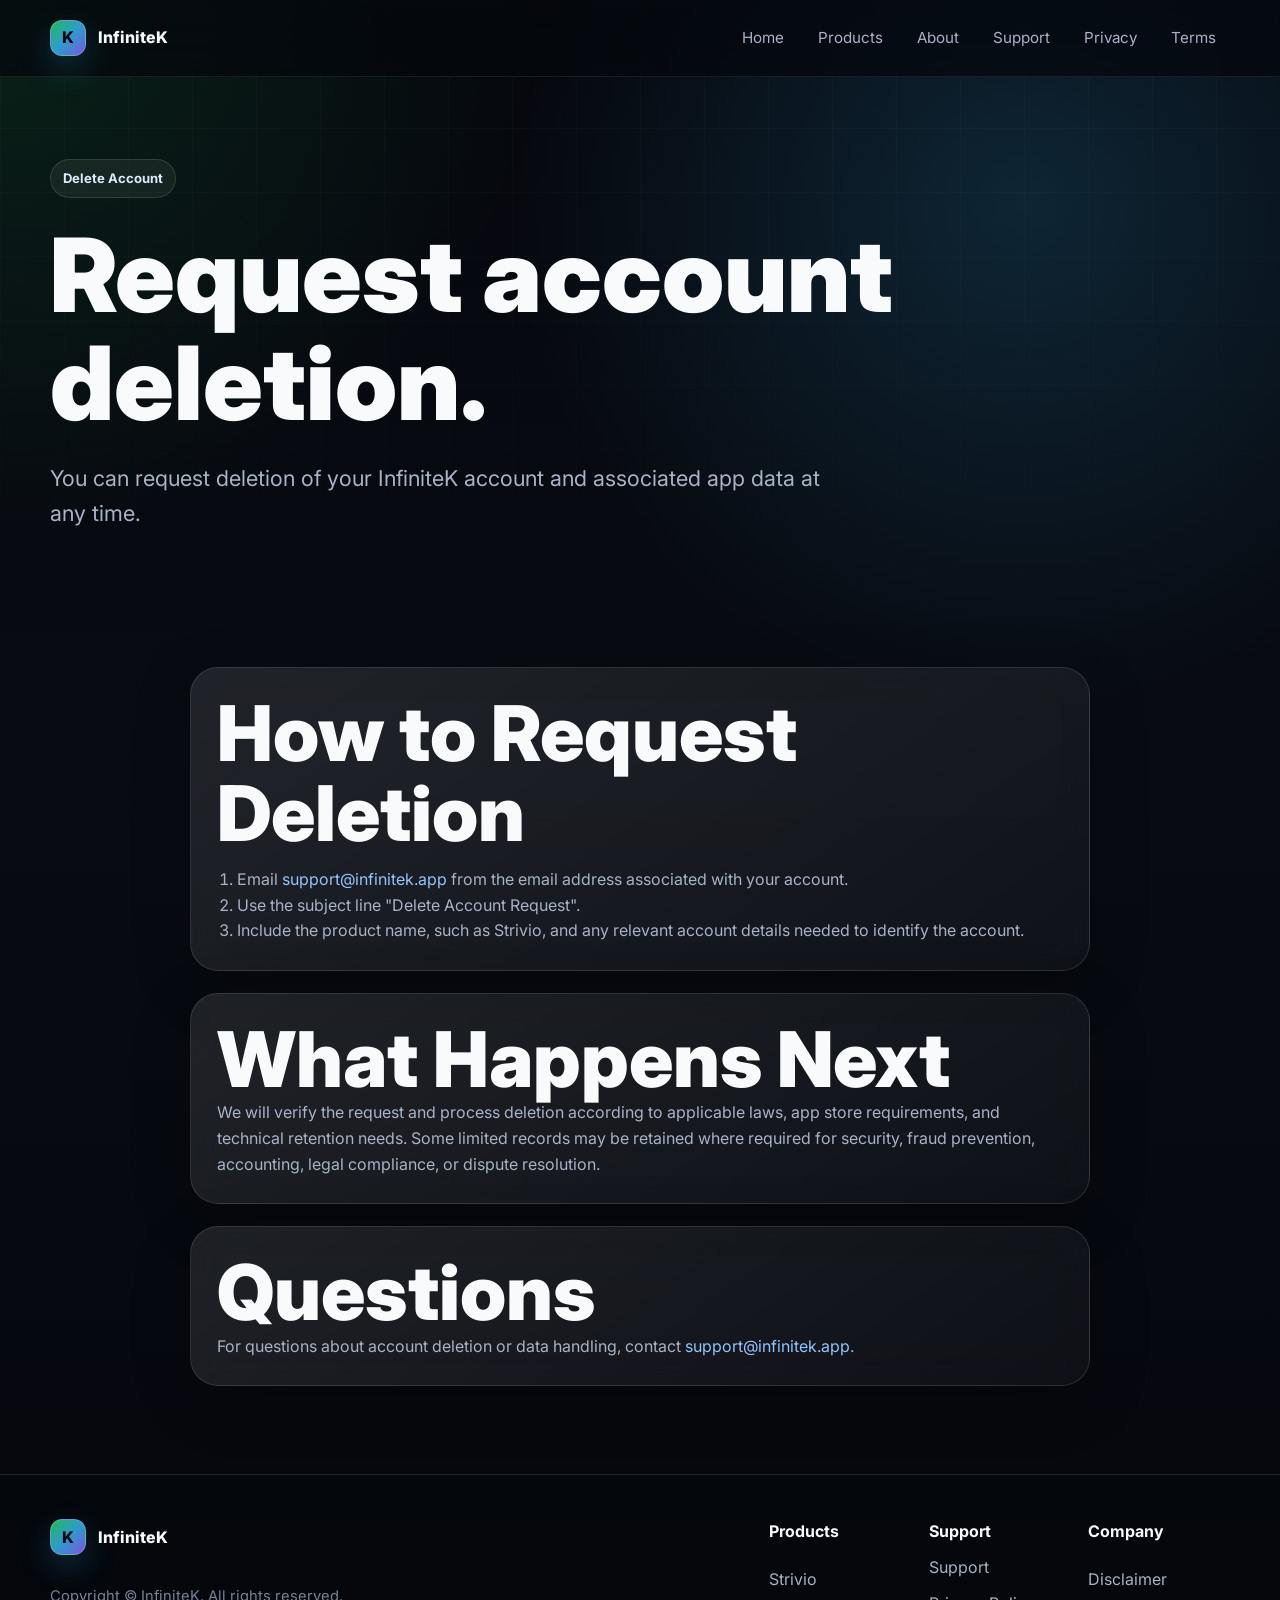
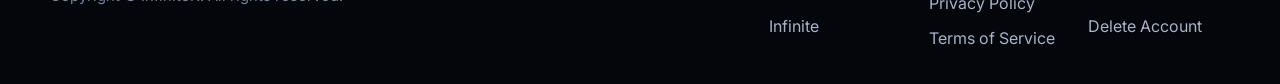
<file: delete-account.html>
<!doctype html>
<html lang="en">
<head>
    <meta charset="utf-8">
    <meta name="viewport" content="width=device-width, initial-scale=1">
    <title>Delete Account | InfiniteK</title>
    <meta name="description" content="Request deletion of an InfiniteK account and associated app data.">
    <meta name="theme-color" content="#05070d">
    <link rel="preconnect" href="https://fonts.googleapis.com">
    <link rel="preconnect" href="https://fonts.gstatic.com" crossorigin>
    <link href="https://fonts.googleapis.com/css2?family=Inter:wght@400;600;700;800;900&display=swap" rel="stylesheet">
    <link rel="stylesheet" href="assets/css/styles.css">
</head>
<body>
    <header class="site-header"><nav class="nav container" aria-label="Primary navigation"><a class="brand" href="index.html"><span class="brand-mark">K</span><span>InfiniteK</span></a><button class="nav-toggle" type="button" aria-label="Toggle navigation" aria-expanded="false" data-nav-toggle><span></span></button><div class="nav-links" data-nav-menu><a href="index.html">Home</a><a href="index.html#products">Products</a><a href="index.html#about">About</a><a href="support.html">Support</a><a href="privacy.html">Privacy</a><a href="terms.html">Terms</a></div></nav></header>
    <main>
        <section class="page-hero"><div class="container" data-reveal><span class="eyebrow">Delete Account</span><h1>Request account deletion.</h1><p class="lead">You can request deletion of your InfiniteK account and associated app data at any time.</p></div></section>
        <section class="container content">
            <article class="card" data-reveal><h2>How to Request Deletion</h2><ol><li>Email <a href="mailto:support@infinitek.app">support@infinitek.app</a> from the email address associated with your account.</li><li>Use the subject line "Delete Account Request".</li><li>Include the product name, such as Strivio, and any relevant account details needed to identify the account.</li></ol></article>
            <article class="card" data-reveal><h2>What Happens Next</h2><p>We will verify the request and process deletion according to applicable laws, app store requirements, and technical retention needs. Some limited records may be retained where required for security, fraud prevention, accounting, legal compliance, or dispute resolution.</p></article>
            <article class="card" data-reveal><h2>Questions</h2><p>For questions about account deletion or data handling, contact <a href="mailto:support@infinitek.app">support@infinitek.app</a>.</p></article>
        </section>
    </main>
    <footer class="site-footer"><div class="container"><div class="footer-grid"><div><a class="brand" href="index.html"><span class="brand-mark">K</span><span>InfiniteK</span></a><p class="copyright">Copyright &copy; InfiniteK. All rights reserved.</p></div><div class="grid three"><div class="footer-links"><strong>Products</strong><a href="index.html#products">Strivio</a><a href="index.html#products">Infinite</a></div><div class="footer-links"><strong>Support</strong><a href="support.html">Support</a><a href="privacy.html">Privacy Policy</a><a href="terms.html">Terms of Service</a></div><div class="footer-links"><strong>Company</strong><a href="terms.html#disclaimer">Disclaimer</a><a href="delete-account.html">Delete Account</a></div></div></div></div></footer>
    <script src="assets/js/main.js" defer></script>
</body>
</html>
</file>
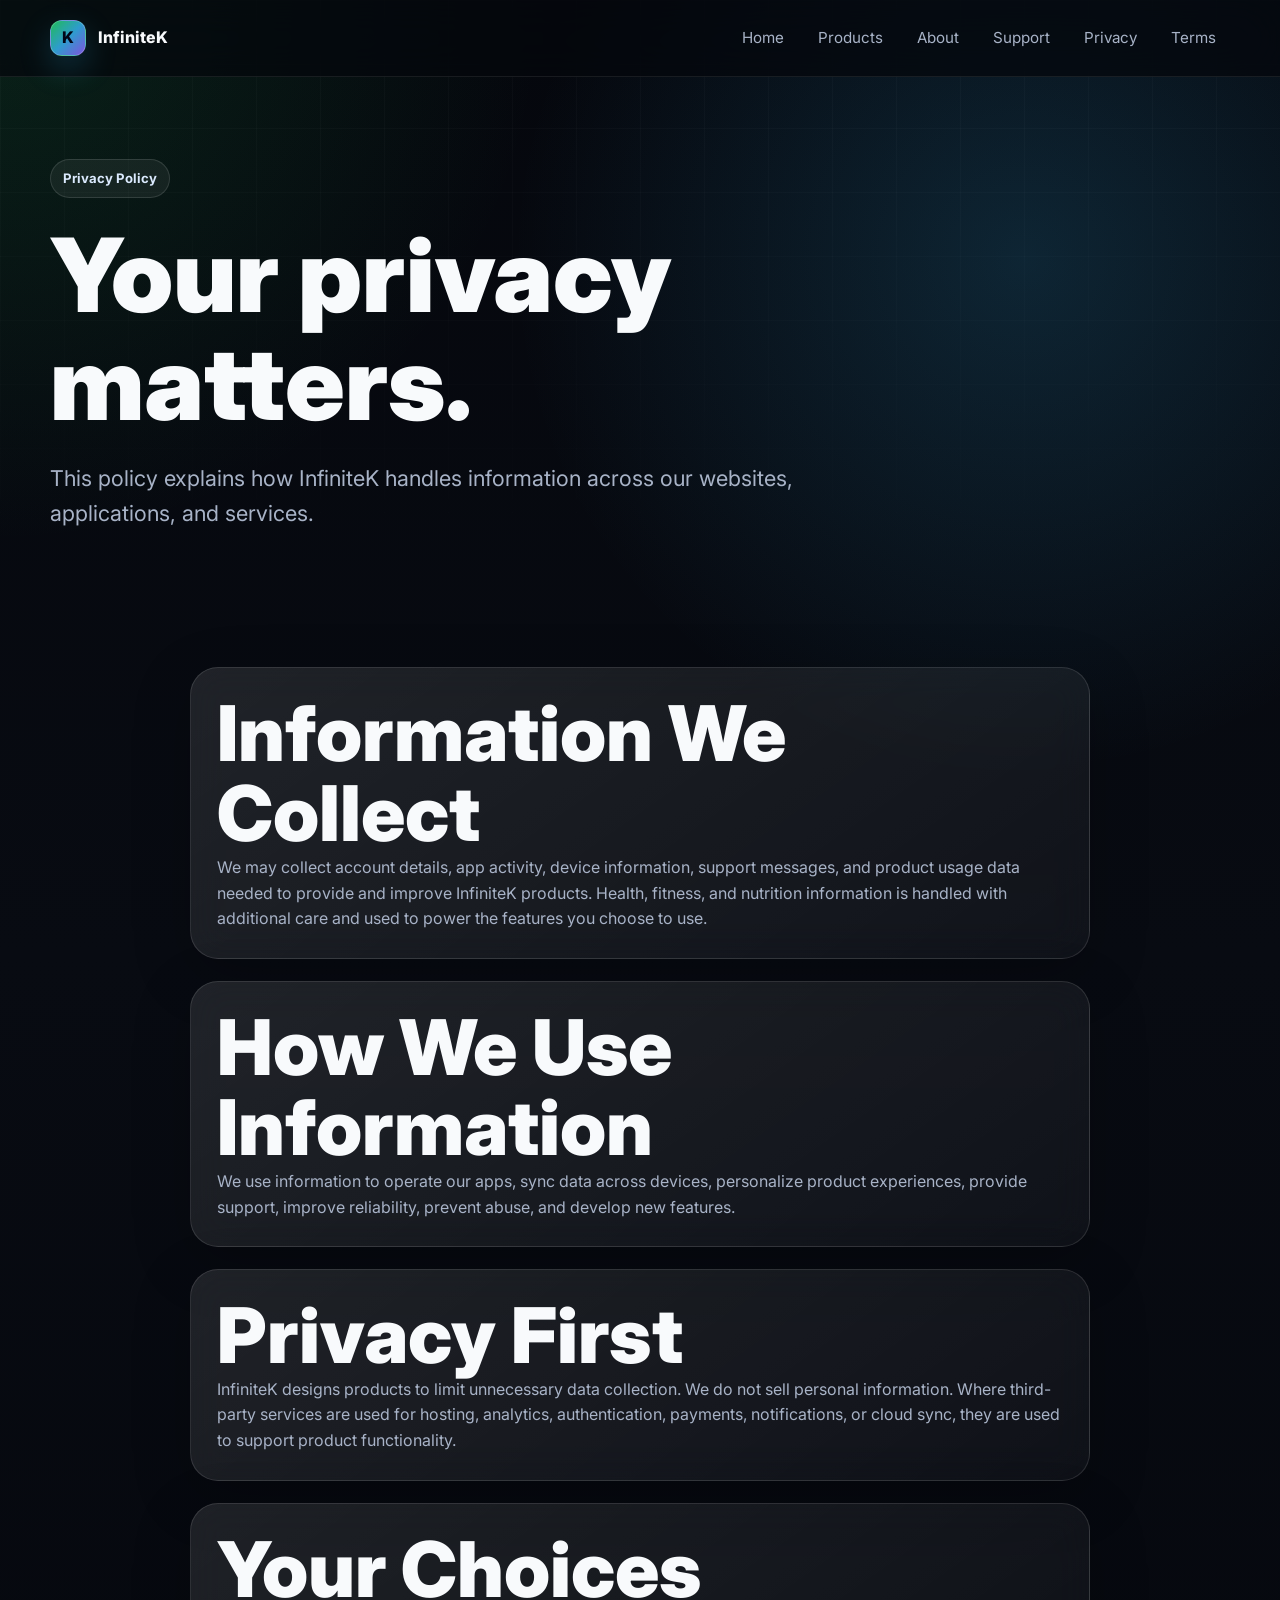
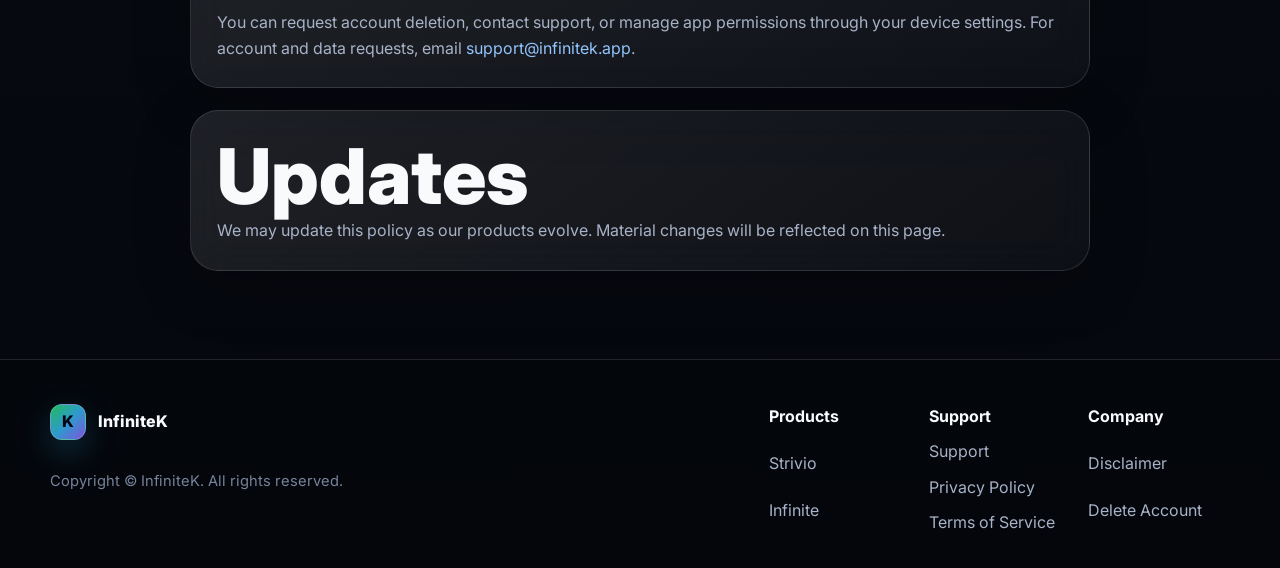
<file: privacy.html>
<!doctype html>
<html lang="en">
<head>
    <meta charset="utf-8">
    <meta name="viewport" content="width=device-width, initial-scale=1">
    <title>Privacy Policy | InfiniteK</title>
    <meta name="description" content="InfiniteK privacy policy for apps and services including Strivio and Infinite.">
    <meta name="theme-color" content="#05070d">
    <link rel="preconnect" href="https://fonts.googleapis.com">
    <link rel="preconnect" href="https://fonts.gstatic.com" crossorigin>
    <link href="https://fonts.googleapis.com/css2?family=Inter:wght@400;600;700;800;900&display=swap" rel="stylesheet">
    <link rel="stylesheet" href="assets/css/styles.css">
</head>
<body>
    <header class="site-header"><nav class="nav container" aria-label="Primary navigation"><a class="brand" href="index.html"><span class="brand-mark">K</span><span>InfiniteK</span></a><button class="nav-toggle" type="button" aria-label="Toggle navigation" aria-expanded="false" data-nav-toggle><span></span></button><div class="nav-links" data-nav-menu><a href="index.html">Home</a><a href="index.html#products">Products</a><a href="index.html#about">About</a><a href="support.html">Support</a><a href="privacy.html">Privacy</a><a href="terms.html">Terms</a></div></nav></header>
    <main>
        <section class="page-hero"><div class="container" data-reveal><span class="eyebrow">Privacy Policy</span><h1>Your privacy matters.</h1><p class="lead">This policy explains how InfiniteK handles information across our websites, applications, and services.</p></div></section>
        <section class="container content">
            <article class="card" data-reveal><h2>Information We Collect</h2><p>We may collect account details, app activity, device information, support messages, and product usage data needed to provide and improve InfiniteK products. Health, fitness, and nutrition information is handled with additional care and used to power the features you choose to use.</p></article>
            <article class="card" data-reveal><h2>How We Use Information</h2><p>We use information to operate our apps, sync data across devices, personalize product experiences, provide support, improve reliability, prevent abuse, and develop new features.</p></article>
            <article class="card" data-reveal><h2>Privacy First</h2><p>InfiniteK designs products to limit unnecessary data collection. We do not sell personal information. Where third-party services are used for hosting, analytics, authentication, payments, notifications, or cloud sync, they are used to support product functionality.</p></article>
            <article class="card" data-reveal><h2>Your Choices</h2><p>You can request account deletion, contact support, or manage app permissions through your device settings. For account and data requests, email <a href="mailto:support@infinitek.app">support@infinitek.app</a>.</p></article>
            <article class="card" data-reveal><h2>Updates</h2><p>We may update this policy as our products evolve. Material changes will be reflected on this page.</p></article>
        </section>
    </main>
    <footer class="site-footer"><div class="container"><div class="footer-grid"><div><a class="brand" href="index.html"><span class="brand-mark">K</span><span>InfiniteK</span></a><p class="copyright">Copyright &copy; InfiniteK. All rights reserved.</p></div><div class="grid three"><div class="footer-links"><strong>Products</strong><a href="index.html#products">Strivio</a><a href="index.html#products">Infinite</a></div><div class="footer-links"><strong>Support</strong><a href="support.html">Support</a><a href="privacy.html">Privacy Policy</a><a href="terms.html">Terms of Service</a></div><div class="footer-links"><strong>Company</strong><a href="terms.html#disclaimer">Disclaimer</a><a href="delete-account.html">Delete Account</a></div></div></div></div></footer>
    <script src="assets/js/main.js" defer></script>
</body>
</html>
</file>
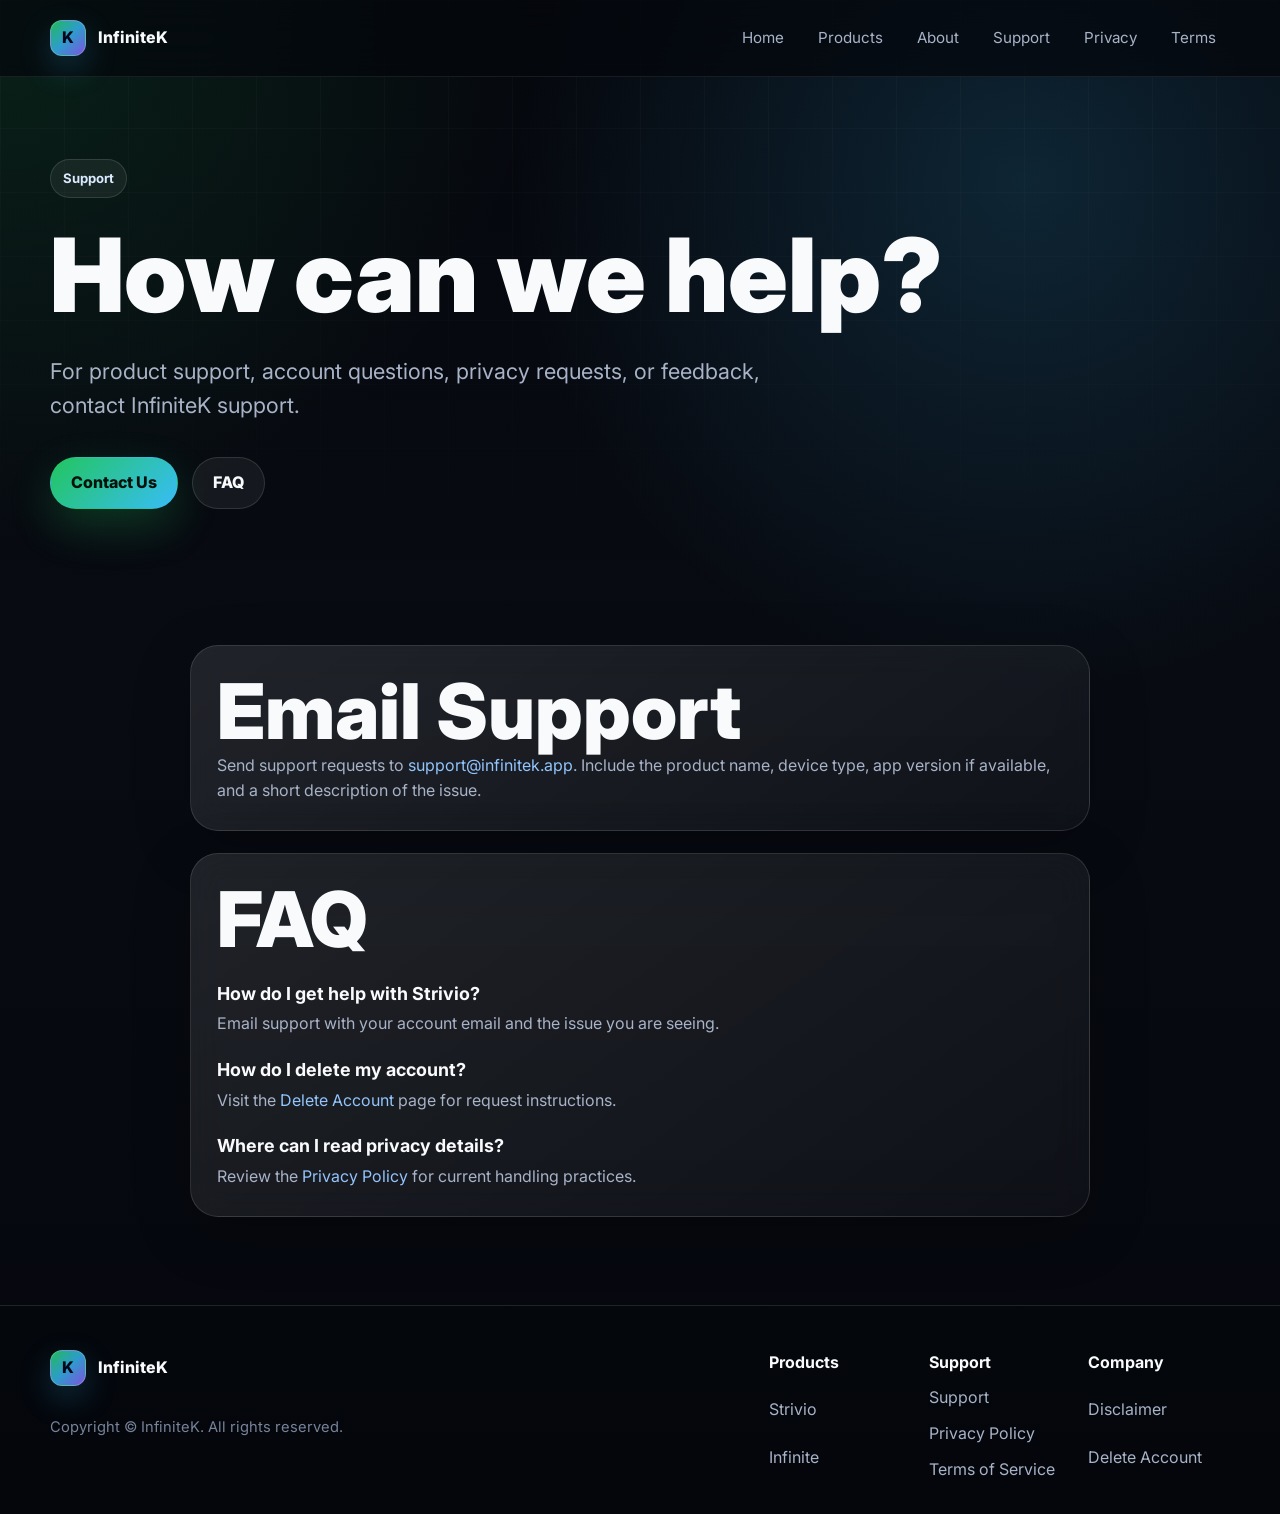
<file: support.html>
<!doctype html>
<html lang="en">
<head>
    <meta charset="utf-8">
    <meta name="viewport" content="width=device-width, initial-scale=1">
    <title>Support | InfiniteK</title>
    <meta name="description" content="Contact InfiniteK support and find answers for Strivio, Infinite, billing, privacy, and account deletion.">
    <meta name="theme-color" content="#05070d">
    <link rel="preconnect" href="https://fonts.googleapis.com">
    <link rel="preconnect" href="https://fonts.gstatic.com" crossorigin>
    <link href="https://fonts.googleapis.com/css2?family=Inter:wght@400;600;700;800;900&display=swap" rel="stylesheet">
    <link rel="stylesheet" href="assets/css/styles.css">
</head>
<body>
    <header class="site-header"><nav class="nav container" aria-label="Primary navigation"><a class="brand" href="index.html"><span class="brand-mark">K</span><span>InfiniteK</span></a><button class="nav-toggle" type="button" aria-label="Toggle navigation" aria-expanded="false" data-nav-toggle><span></span></button><div class="nav-links" data-nav-menu><a href="index.html">Home</a><a href="index.html#products">Products</a><a href="index.html#about">About</a><a href="support.html">Support</a><a href="privacy.html">Privacy</a><a href="terms.html">Terms</a></div></nav></header>
    <main>
        <section class="page-hero"><div class="container" data-reveal><span class="eyebrow">Support</span><h1>How can we help?</h1><p class="lead">For product support, account questions, privacy requests, or feedback, contact InfiniteK support.</p><div class="button-row"><a class="button primary" href="mailto:support@infinitek.app">Contact Us</a><a class="button" href="#faq">FAQ</a></div></div></section>
        <section class="container content">
            <article class="card" data-reveal><h2>Email Support</h2><p>Send support requests to <a href="mailto:support@infinitek.app">support@infinitek.app</a>. Include the product name, device type, app version if available, and a short description of the issue.</p></article>
            <article class="card" id="faq" data-reveal><h2>FAQ</h2><h3>How do I get help with Strivio?</h3><p>Email support with your account email and the issue you are seeing.</p><h3>How do I delete my account?</h3><p>Visit the <a href="delete-account.html">Delete Account</a> page for request instructions.</p><h3>Where can I read privacy details?</h3><p>Review the <a href="privacy.html">Privacy Policy</a> for current handling practices.</p></article>
        </section>
    </main>
    <footer class="site-footer"><div class="container"><div class="footer-grid"><div><a class="brand" href="index.html"><span class="brand-mark">K</span><span>InfiniteK</span></a><p class="copyright">Copyright &copy; InfiniteK. All rights reserved.</p></div><div class="grid three"><div class="footer-links"><strong>Products</strong><a href="index.html#products">Strivio</a><a href="index.html#products">Infinite</a></div><div class="footer-links"><strong>Support</strong><a href="support.html">Support</a><a href="privacy.html">Privacy Policy</a><a href="terms.html">Terms of Service</a></div><div class="footer-links"><strong>Company</strong><a href="terms.html#disclaimer">Disclaimer</a><a href="delete-account.html">Delete Account</a></div></div></div></div></footer>
    <script src="assets/js/main.js" defer></script>
</body>
</html>
</file>
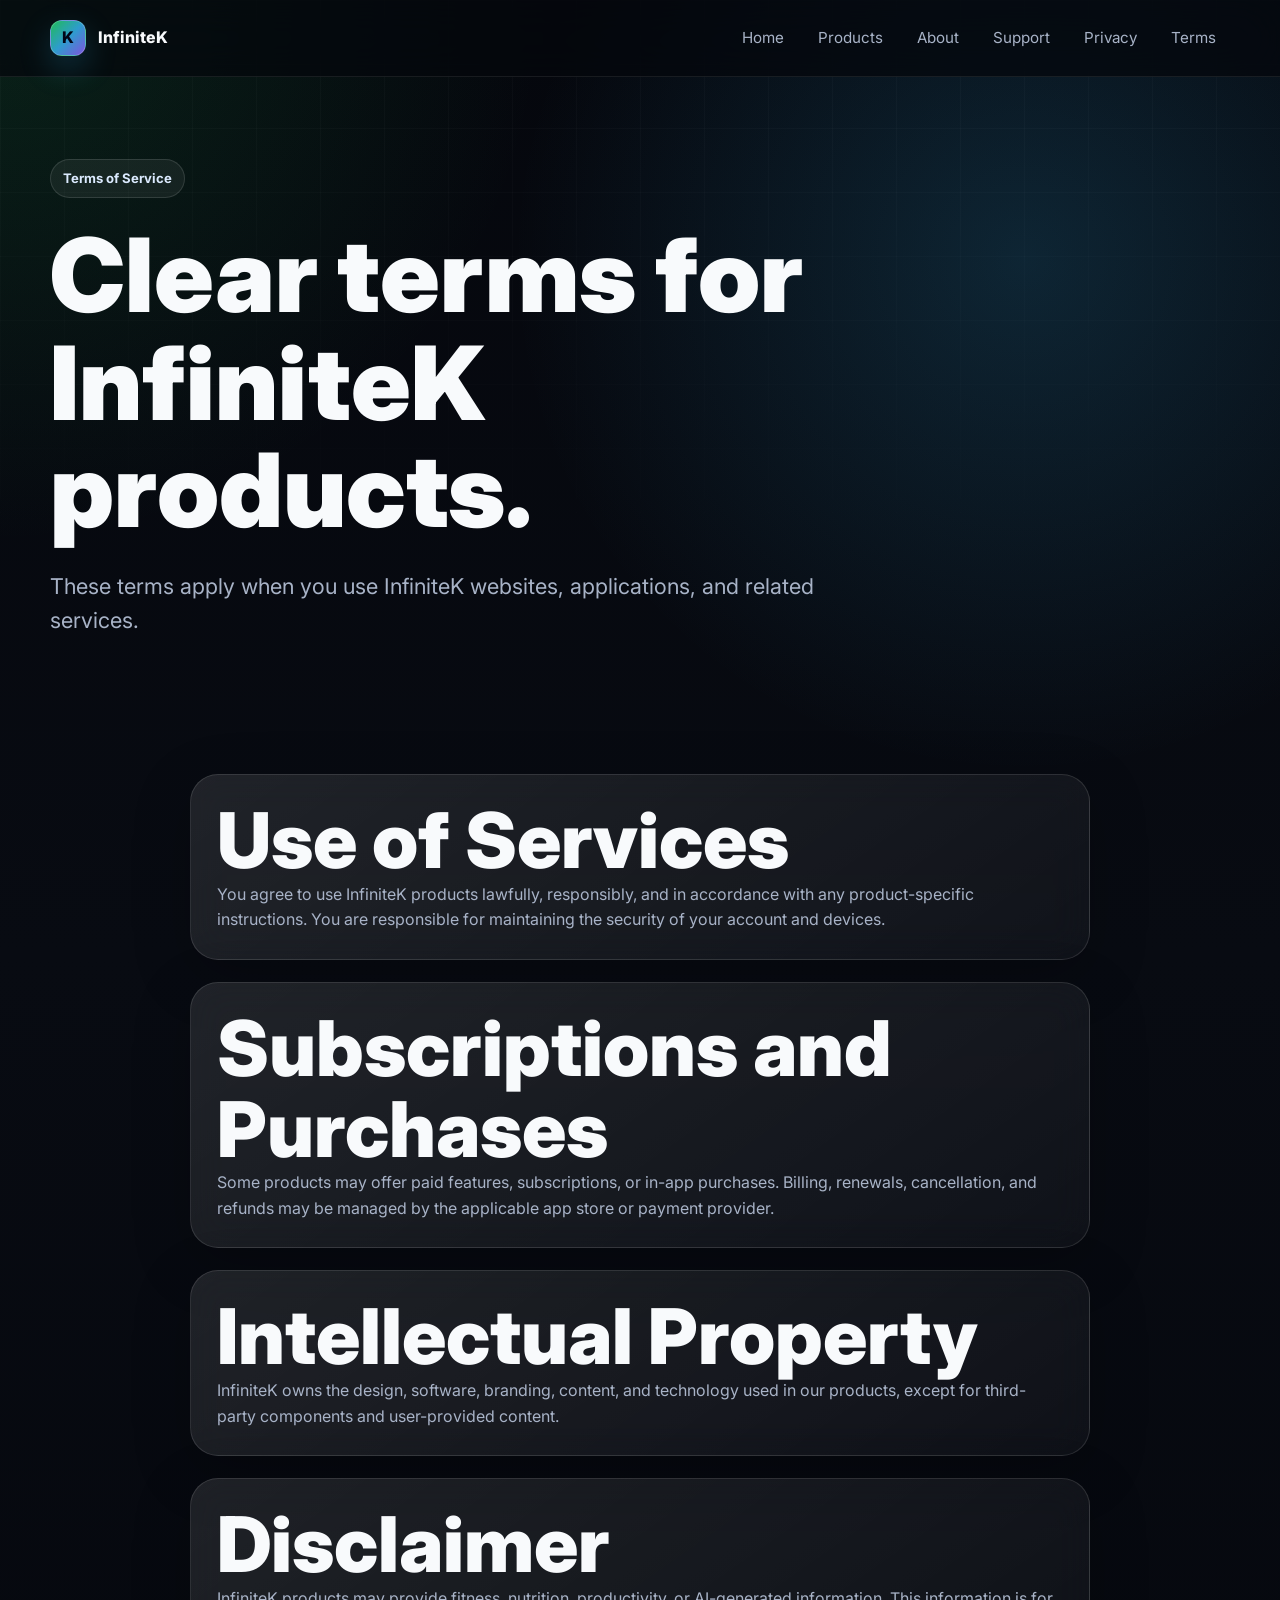
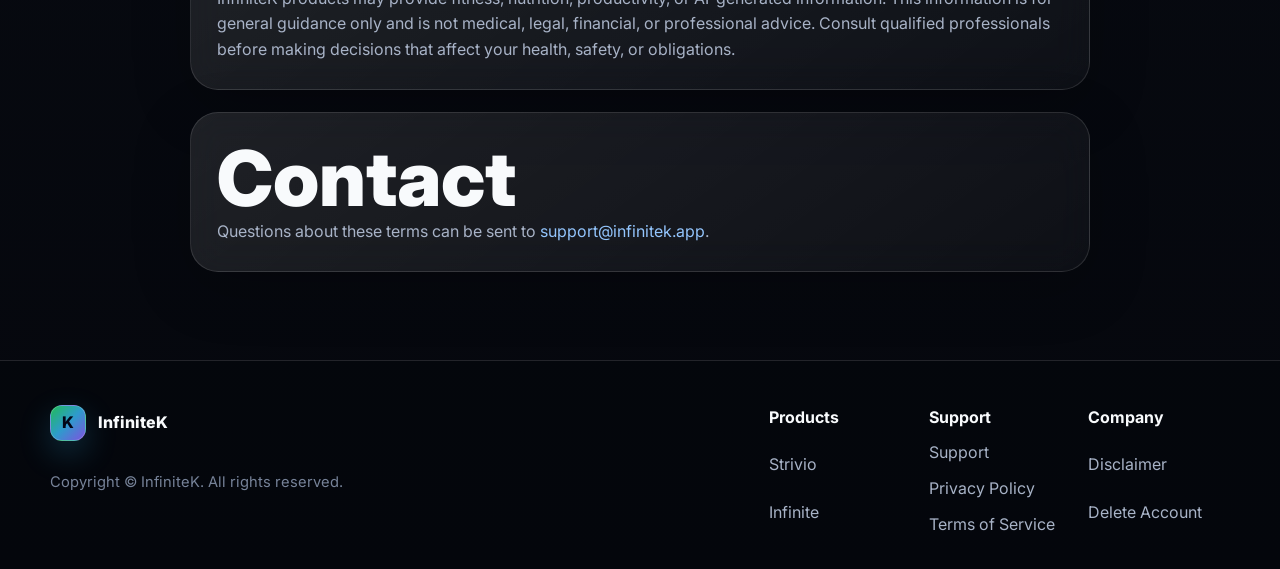
<file: terms.html>
<!doctype html>
<html lang="en">
<head>
    <meta charset="utf-8">
    <meta name="viewport" content="width=device-width, initial-scale=1">
    <title>Terms of Service | InfiniteK</title>
    <meta name="description" content="Terms of Service for InfiniteK websites, apps, and services.">
    <meta name="theme-color" content="#05070d">
    <link rel="preconnect" href="https://fonts.googleapis.com">
    <link rel="preconnect" href="https://fonts.gstatic.com" crossorigin>
    <link href="https://fonts.googleapis.com/css2?family=Inter:wght@400;600;700;800;900&display=swap" rel="stylesheet">
    <link rel="stylesheet" href="assets/css/styles.css">
</head>
<body>
    <header class="site-header"><nav class="nav container" aria-label="Primary navigation"><a class="brand" href="index.html"><span class="brand-mark">K</span><span>InfiniteK</span></a><button class="nav-toggle" type="button" aria-label="Toggle navigation" aria-expanded="false" data-nav-toggle><span></span></button><div class="nav-links" data-nav-menu><a href="index.html">Home</a><a href="index.html#products">Products</a><a href="index.html#about">About</a><a href="support.html">Support</a><a href="privacy.html">Privacy</a><a href="terms.html">Terms</a></div></nav></header>
    <main>
        <section class="page-hero"><div class="container" data-reveal><span class="eyebrow">Terms of Service</span><h1>Clear terms for InfiniteK products.</h1><p class="lead">These terms apply when you use InfiniteK websites, applications, and related services.</p></div></section>
        <section class="container content">
            <article class="card" data-reveal><h2>Use of Services</h2><p>You agree to use InfiniteK products lawfully, responsibly, and in accordance with any product-specific instructions. You are responsible for maintaining the security of your account and devices.</p></article>
            <article class="card" data-reveal><h2>Subscriptions and Purchases</h2><p>Some products may offer paid features, subscriptions, or in-app purchases. Billing, renewals, cancellation, and refunds may be managed by the applicable app store or payment provider.</p></article>
            <article class="card" data-reveal><h2>Intellectual Property</h2><p>InfiniteK owns the design, software, branding, content, and technology used in our products, except for third-party components and user-provided content.</p></article>
            <article class="card" id="disclaimer" data-reveal><h2>Disclaimer</h2><p>InfiniteK products may provide fitness, nutrition, productivity, or AI-generated information. This information is for general guidance only and is not medical, legal, financial, or professional advice. Consult qualified professionals before making decisions that affect your health, safety, or obligations.</p></article>
            <article class="card" data-reveal><h2>Contact</h2><p>Questions about these terms can be sent to <a href="mailto:support@infinitek.app">support@infinitek.app</a>.</p></article>
        </section>
    </main>
    <footer class="site-footer"><div class="container"><div class="footer-grid"><div><a class="brand" href="index.html"><span class="brand-mark">K</span><span>InfiniteK</span></a><p class="copyright">Copyright &copy; InfiniteK. All rights reserved.</p></div><div class="grid three"><div class="footer-links"><strong>Products</strong><a href="index.html#products">Strivio</a><a href="index.html#products">Infinite</a></div><div class="footer-links"><strong>Support</strong><a href="support.html">Support</a><a href="privacy.html">Privacy Policy</a><a href="terms.html">Terms of Service</a></div><div class="footer-links"><strong>Company</strong><a href="terms.html#disclaimer">Disclaimer</a><a href="delete-account.html">Delete Account</a></div></div></div></div></footer>
    <script src="assets/js/main.js" defer></script>
</body>
</html>
</file>
<file: assets/css/styles.css>
:root {
    color-scheme: dark;
    --bg: #05070d;
    --bg-soft: #0a0e17;
    --surface: rgba(15, 23, 42, 0.62);
    --surface-strong: rgba(15, 23, 42, 0.84);
    --line: rgba(255, 255, 255, 0.12);
    --line-strong: rgba(255, 255, 255, 0.2);
    --text: #f8fafc;
    --muted: #a8b3c7;
    --soft: #dbeafe;
    --green: #22c55e;
    --cyan: #38bdf8;
    --violet: #8b5cf6;
    --amber: #f59e0b;
    --shadow: 0 24px 80px rgba(0, 0, 0, 0.36);
    --radius: 28px;
    --max: 1180px;
}

* {
    box-sizing: border-box;
}

html {
    scroll-behavior: smooth;
}

body {
    margin: 0;
    font-family: Inter, ui-sans-serif, system-ui, -apple-system, BlinkMacSystemFont, "Segoe UI", sans-serif;
    background:
        radial-gradient(circle at top left, rgba(34, 197, 94, 0.14), transparent 34rem),
        radial-gradient(circle at 80% 12%, rgba(56, 189, 248, 0.16), transparent 32rem),
        linear-gradient(180deg, #05070d 0%, #080b12 44%, #05070d 100%);
    color: var(--text);
    line-height: 1.6;
    overflow-x: hidden;
}

body::before {
    content: "";
    position: fixed;
    inset: 0;
    pointer-events: none;
    background-image: linear-gradient(rgba(255, 255, 255, 0.035) 1px, transparent 1px), linear-gradient(90deg, rgba(255, 255, 255, 0.035) 1px, transparent 1px);
    background-size: 64px 64px;
    mask-image: linear-gradient(to bottom, rgba(0, 0, 0, 0.8), transparent 70%);
    z-index: -2;
}

a {
    color: inherit;
    text-decoration: none;
}

img {
    display: block;
    max-width: 100%;
}

.container {
    width: min(100% - 40px, var(--max));
    margin: 0 auto;
}

.site-header {
    position: sticky;
    top: 0;
    z-index: 20;
    border-bottom: 1px solid rgba(255, 255, 255, 0.08);
    background: rgba(5, 7, 13, 0.74);
    backdrop-filter: blur(22px);
}

.nav {
    display: flex;
    align-items: center;
    justify-content: space-between;
    min-height: 76px;
}

.brand {
    display: inline-flex;
    align-items: center;
    gap: 12px;
    font-weight: 800;
    letter-spacing: 0;
}

.brand-mark {
    display: grid;
    width: 36px;
    height: 36px;
    place-items: center;
    border: 1px solid var(--line-strong);
    border-radius: 12px;
    background: linear-gradient(135deg, rgba(34, 197, 94, 0.95), rgba(56, 189, 248, 0.82), rgba(139, 92, 246, 0.9));
    color: #020617;
    box-shadow: 0 12px 32px rgba(56, 189, 248, 0.22);
}

.nav-links {
    display: none;
    position: absolute;
    top: 76px;
    left: 20px;
    right: 20px;
    padding: 16px;
    border: 1px solid var(--line);
    border-radius: 20px;
    background: rgba(8, 11, 18, 0.96);
    box-shadow: var(--shadow);
}

.nav-links.is-open {
    display: grid;
    gap: 6px;
}

.nav-links a {
    padding: 12px 14px;
    border-radius: 12px;
    color: var(--muted);
    font-size: 0.95rem;
}

.nav-links a:hover,
.nav-links a:focus-visible {
    background: rgba(255, 255, 255, 0.07);
    color: var(--text);
}

.nav-toggle {
    width: 44px;
    height: 44px;
    border: 1px solid var(--line);
    border-radius: 14px;
    background: rgba(255, 255, 255, 0.05);
    color: var(--text);
    cursor: pointer;
}

.nav-toggle span,
.nav-toggle::before,
.nav-toggle::after {
    content: "";
    display: block;
    width: 18px;
    height: 2px;
    margin: 4px auto;
    border-radius: 999px;
    background: currentColor;
}

.hero {
    position: relative;
    min-height: calc(100vh - 76px);
    padding: 88px 0 52px;
    overflow: hidden;
}

.hero::before,
.hero::after {
    content: "";
    position: absolute;
    border-radius: 999px;
    filter: blur(28px);
    opacity: 0.7;
    z-index: -1;
    animation: floatGlow 10s ease-in-out infinite alternate;
}

.hero::before {
    width: 440px;
    height: 440px;
    top: 6%;
    right: -120px;
    background: radial-gradient(circle, rgba(56, 189, 248, 0.38), transparent 68%);
}

.hero::after {
    width: 520px;
    height: 520px;
    left: -160px;
    bottom: 2%;
    background: radial-gradient(circle, rgba(34, 197, 94, 0.32), transparent 68%);
    animation-delay: -3s;
}

.hero-grid {
    display: grid;
    gap: 54px;
    align-items: center;
}

.eyebrow,
.status {
    display: inline-flex;
    width: fit-content;
    align-items: center;
    gap: 8px;
    padding: 8px 12px;
    border: 1px solid var(--line);
    border-radius: 999px;
    background: rgba(255, 255, 255, 0.06);
    color: var(--soft);
    font-size: 0.82rem;
    font-weight: 700;
}

.status.available {
    color: #bbf7d0;
}

.status.soon {
    color: #ddd6fe;
}

h1,
h2,
h3 {
    margin: 0;
    line-height: 1.05;
    letter-spacing: 0;
}

h1 {
    max-width: 940px;
    margin-top: 24px;
    font-size: clamp(3.4rem, 10vw, 7.8rem);
    font-weight: 900;
}

h2 {
    font-size: clamp(2.35rem, 6vw, 4.8rem);
    font-weight: 860;
}

h3 {
    font-size: clamp(1.3rem, 3vw, 2rem);
}

p {
    margin: 0;
    color: var(--muted);
}

.lead {
    max-width: 780px;
    margin-top: 24px;
    font-size: clamp(1.08rem, 2.6vw, 1.36rem);
}

.hero-actions,
.button-row {
    display: flex;
    flex-wrap: wrap;
    gap: 14px;
    margin-top: 34px;
}

.button {
    display: inline-flex;
    min-height: 52px;
    align-items: center;
    justify-content: center;
    gap: 10px;
    padding: 0 20px;
    border: 1px solid var(--line);
    border-radius: 999px;
    background: rgba(255, 255, 255, 0.06);
    color: var(--text);
    font-weight: 800;
    transition: transform 180ms ease, border-color 180ms ease, background 180ms ease, box-shadow 180ms ease;
}

.button:hover,
.button:focus-visible {
    transform: translateY(-2px);
    border-color: rgba(255, 255, 255, 0.28);
    background: rgba(255, 255, 255, 0.1);
}

.button.primary {
    border-color: transparent;
    background: linear-gradient(135deg, var(--green), var(--cyan));
    color: #03120a;
    box-shadow: 0 18px 44px rgba(34, 197, 94, 0.24);
}

.button.store {
    min-width: 216px;
    border-radius: 18px;
    background: #f8fafc;
    color: #020617;
}

.hero-panel {
    position: relative;
    min-height: 460px;
    border: 1px solid var(--line);
    border-radius: 36px;
    background:
        linear-gradient(145deg, rgba(255, 255, 255, 0.14), rgba(255, 255, 255, 0.03)),
        radial-gradient(circle at 50% 12%, rgba(56, 189, 248, 0.28), transparent 32rem),
        rgba(15, 23, 42, 0.45);
    box-shadow: var(--shadow);
    overflow: hidden;
}

.orbital {
    position: absolute;
    inset: 12%;
    border: 1px solid rgba(255, 255, 255, 0.12);
    border-radius: 999px;
    animation: spin 26s linear infinite;
}

.orbital:nth-child(2) {
    inset: 22% 8%;
    animation-duration: 34s;
    animation-direction: reverse;
}

.hero-core {
    position: absolute;
    inset: 50%;
    width: 160px;
    height: 160px;
    translate: -50% -50%;
    border-radius: 42px;
    background:
        radial-gradient(circle at 32% 26%, #ffffff, transparent 18%),
        linear-gradient(135deg, rgba(34, 197, 94, 0.95), rgba(56, 189, 248, 0.85), rgba(139, 92, 246, 0.9));
    box-shadow: 0 0 80px rgba(56, 189, 248, 0.38);
    animation: pulseCore 4s ease-in-out infinite;
}

.hero-card {
    position: absolute;
    width: min(78%, 280px);
    padding: 18px;
    border: 1px solid var(--line);
    border-radius: 24px;
    background: rgba(5, 7, 13, 0.68);
    backdrop-filter: blur(18px);
    box-shadow: 0 22px 60px rgba(0, 0, 0, 0.32);
}

.hero-card.one {
    top: 42px;
    left: 28px;
}

.hero-card.two {
    right: 28px;
    bottom: 46px;
}

.hero-card strong {
    display: block;
    margin-bottom: 10px;
}

.meter {
    height: 9px;
    border-radius: 999px;
    background: rgba(255, 255, 255, 0.09);
    overflow: hidden;
}

.meter span {
    display: block;
    width: 74%;
    height: 100%;
    border-radius: inherit;
    background: linear-gradient(90deg, var(--green), var(--cyan));
}

section {
    padding: 88px 0;
}

.section-head {
    display: grid;
    gap: 18px;
    max-width: 820px;
    margin-bottom: 34px;
}

.grid {
    display: grid;
    gap: 18px;
}

.grid.three,
.grid.six,
.grid.badges {
    grid-template-columns: repeat(1, minmax(0, 1fr));
}

.card {
    border: 1px solid var(--line);
    border-radius: var(--radius);
    background: linear-gradient(145deg, rgba(255, 255, 255, 0.1), rgba(255, 255, 255, 0.035));
    box-shadow: 0 16px 58px rgba(0, 0, 0, 0.22);
    backdrop-filter: blur(18px);
}

.feature-card {
    min-height: 166px;
    padding: 24px;
    transition: transform 180ms ease, border-color 180ms ease, background 180ms ease;
}

.feature-card:hover {
    transform: translateY(-4px);
    border-color: rgba(255, 255, 255, 0.24);
    background: linear-gradient(145deg, rgba(255, 255, 255, 0.13), rgba(255, 255, 255, 0.045));
}

.icon {
    display: grid;
    width: 44px;
    height: 44px;
    margin-bottom: 18px;
    place-items: center;
    border-radius: 14px;
    background: linear-gradient(135deg, rgba(34, 197, 94, 0.22), rgba(56, 189, 248, 0.2));
    color: #bbf7d0;
}

.product-card {
    display: grid;
    gap: 28px;
    padding: 28px;
    overflow: hidden;
}

.product-meta {
    display: grid;
    gap: 18px;
    align-content: start;
}

.feature-list {
    display: grid;
    grid-template-columns: repeat(2, minmax(0, 1fr));
    gap: 10px;
    margin: 6px 0 0;
    padding: 0;
    list-style: none;
}

.feature-list li,
.badge {
    border: 1px solid var(--line);
    border-radius: 999px;
    background: rgba(255, 255, 255, 0.055);
    color: var(--soft);
    font-weight: 700;
}

.feature-list li {
    padding: 10px 12px;
    font-size: 0.9rem;
}

.product-art {
    align-self: center;
    border-radius: 30px;
    overflow: hidden;
    background: rgba(255, 255, 255, 0.04);
}

.product-art img {
    width: 100%;
    height: auto;
}

.badge {
    display: flex;
    min-height: 58px;
    align-items: center;
    justify-content: center;
    padding: 12px 16px;
}

.mission {
    position: relative;
    padding: 54px 28px;
    overflow: hidden;
}

.mission::before {
    content: "";
    position: absolute;
    inset: -40%;
    background: conic-gradient(from 90deg, rgba(34, 197, 94, 0.18), rgba(56, 189, 248, 0.14), rgba(139, 92, 246, 0.16), rgba(34, 197, 94, 0.18));
    animation: spin 18s linear infinite;
    z-index: -1;
}

.mission p {
    max-width: 900px;
    font-size: clamp(1.65rem, 4vw, 3.45rem);
    line-height: 1.12;
    color: var(--text);
    font-weight: 850;
}

.support-panel {
    display: grid;
    gap: 24px;
    align-items: center;
    padding: 30px;
}

.support-panel a.email {
    color: #bfdbfe;
    font-size: clamp(1.3rem, 5vw, 2.6rem);
    font-weight: 850;
    overflow-wrap: anywhere;
}

.page-hero {
    padding: 82px 0 48px;
}

.page-hero h1 {
    max-width: 920px;
    font-size: clamp(3rem, 8vw, 6.4rem);
}

.content {
    display: grid;
    gap: 22px;
    max-width: 900px;
    padding-bottom: 88px;
}

.content .card {
    padding: 26px;
}

.content ul,
.content ol {
    margin: 12px 0 0;
    padding-left: 20px;
    color: var(--muted);
}

.content a {
    color: #93c5fd;
}

.content h3 {
    margin-top: 24px;
    margin-bottom: 8px;
    font-size: 1.12rem;
}

.site-footer {
    border-top: 1px solid var(--line);
    padding: 44px 0 32px;
    background: rgba(5, 7, 13, 0.72);
}

.footer-grid {
    display: grid;
    gap: 28px;
}

.footer-links {
    display: grid;
    gap: 10px;
}

.footer-links a {
    color: var(--muted);
}

.footer-links a:hover,
.footer-links a:focus-visible {
    color: var(--text);
}

.copyright {
    margin-top: 30px;
    color: #778399;
    font-size: 0.92rem;
}

[data-reveal] {
    opacity: 0;
    transform: translateY(22px);
    transition: opacity 650ms ease, transform 650ms ease;
}

[data-reveal].is-visible {
    opacity: 1;
    transform: translateY(0);
}

@keyframes floatGlow {
    from {
        transform: translate3d(0, 0, 0) scale(1);
    }
    to {
        transform: translate3d(-26px, 34px, 0) scale(1.08);
    }
}

@keyframes spin {
    to {
        transform: rotate(360deg);
    }
}

@keyframes pulseCore {
    0%,
    100% {
        transform: scale(1);
    }
    50% {
        transform: scale(1.06);
    }
}

@media (prefers-reduced-motion: reduce) {
    html {
        scroll-behavior: auto;
    }

    *,
    *::before,
    *::after {
        animation-duration: 0.01ms !important;
        animation-iteration-count: 1 !important;
        transition-duration: 0.01ms !important;
    }
}

@media (min-width: 720px) {
    .grid.three {
        grid-template-columns: repeat(3, minmax(0, 1fr));
    }

    .grid.six,
    .grid.badges {
        grid-template-columns: repeat(2, minmax(0, 1fr));
    }

    .product-card {
        grid-template-columns: 0.92fr 1.08fr;
        padding: 34px;
    }

    .support-panel,
    .footer-grid {
        grid-template-columns: 1.2fr 0.8fr;
    }
}

@media (min-width: 920px) {
    .nav-toggle {
        display: none;
    }

    .nav-links {
        position: static;
        display: flex;
        align-items: center;
        gap: 6px;
        padding: 0;
        border: 0;
        border-radius: 0;
        background: transparent;
        box-shadow: none;
    }

    .hero-grid {
        grid-template-columns: 1.08fr 0.92fr;
    }

    .grid.six {
        grid-template-columns: repeat(3, minmax(0, 1fr));
    }

    .grid.badges {
        grid-template-columns: repeat(4, minmax(0, 1fr));
    }
}

@media (max-width: 520px) {
    .container {
        width: min(100% - 28px, var(--max));
    }

    .hero {
        padding-top: 62px;
    }

    .hero-panel {
        min-height: 390px;
        border-radius: 28px;
    }

    .hero-card {
        width: 240px;
    }

    .hero-card.one {
        left: 18px;
    }

    .hero-card.two {
        right: 18px;
    }

    .feature-list {
        grid-template-columns: 1fr;
    }

    .button,
    .button.store {
        width: 100%;
    }
}
</file>
